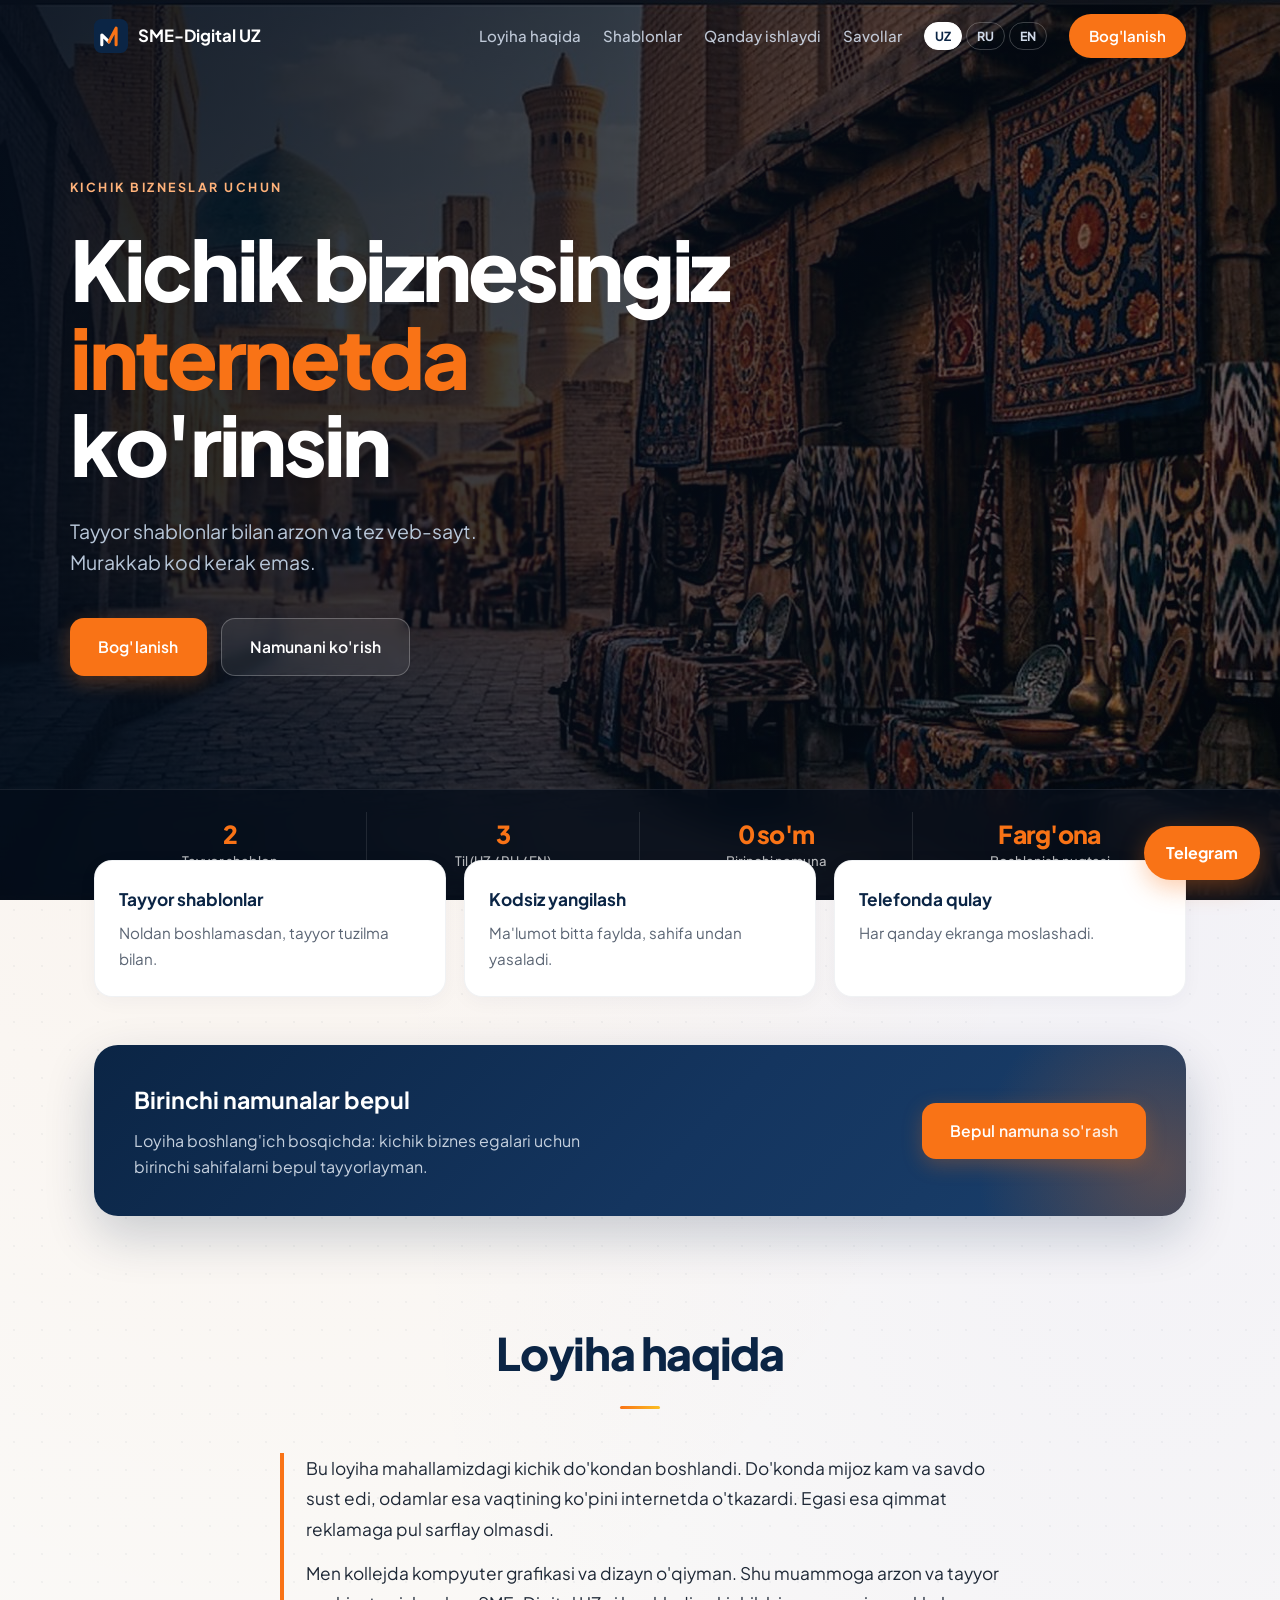
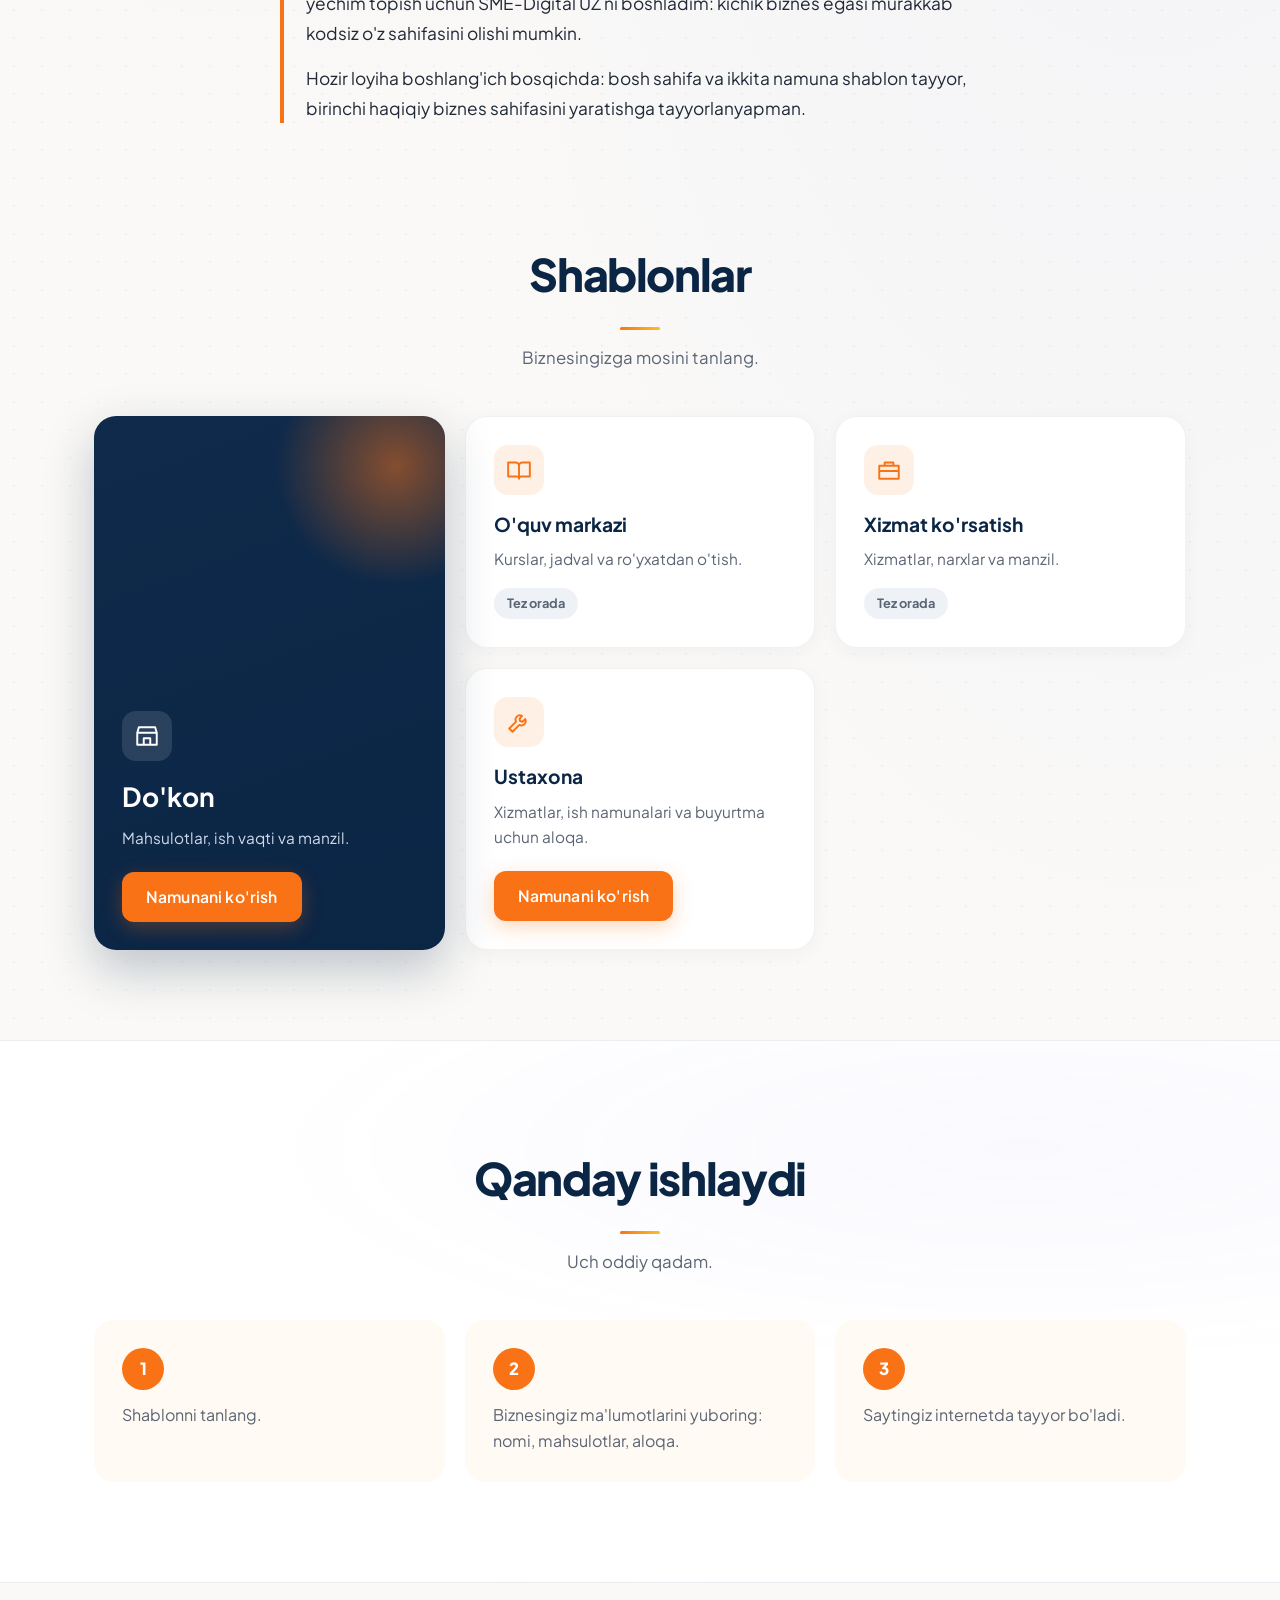
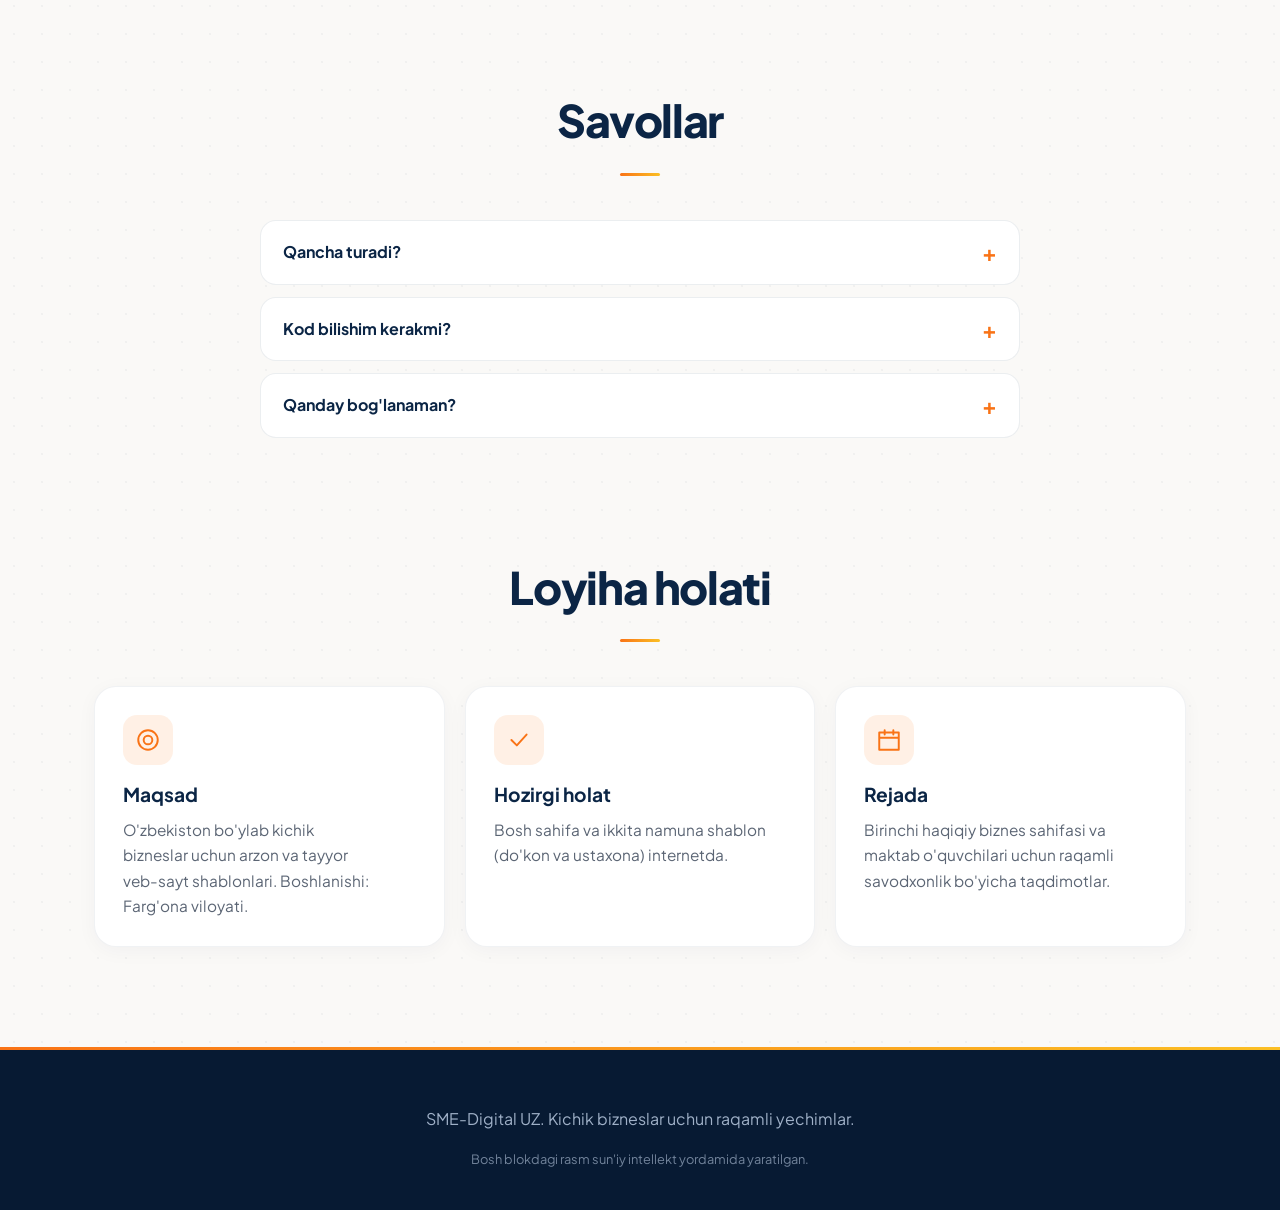
<file: index.html>
<!DOCTYPE html>
<html lang="uz">
<head>
  <meta charset="UTF-8">
  <meta name="viewport" content="width=device-width, initial-scale=1">
  <meta name="theme-color" content="#0b2545">
  <title>SME-Digital UZ</title>
  <meta name="description" content="SME-Digital UZ: kichik bizneslar uchun tayyor va arzon veb-sayt shablonlari.">
  <meta property="og:title" content="SME-Digital UZ">
  <meta property="og:description" content="Kichik bizneslar uchun tayyor va arzon veb-sayt shablonlari.">
  <meta property="og:type" content="website">
  <link rel="icon" type="image/svg+xml" href="logo-icon.svg">
  <link rel="preconnect" href="https://fonts.googleapis.com">
  <link rel="preconnect" href="https://fonts.gstatic.com" crossorigin>
  <link href="https://fonts.googleapis.com/css2?family=Plus+Jakarta+Sans:wght@400;600;700;800&display=swap" rel="stylesheet">
  <link rel="stylesheet" href="styles.css">
  <script>document.documentElement.classList.add('js')</script>
</head>
<body>
  <nav class="nav">
    <div class="wrap">
      <a class="brand" href="#top"><img src="logo-icon.svg" alt="" width="34" height="34"><span>SME-Digital UZ</span></a>
      <div class="menu">
        <a href="#haqida" data-i18n="nav_about">Loyiha haqida</a>
        <a href="#shablonlar" data-i18n="nav_templates">Shablonlar</a>
        <a href="#qanday" data-i18n="nav_how">Qanday ishlaydi</a>
        <a href="#savollar" data-i18n="nav_faq">Savollar</a>
        <div class="lang" role="group" aria-label="Til">
          <button type="button" data-lang="uz">UZ</button>
          <button type="button" data-lang="ru">RU</button>
          <button type="button" data-lang="en">EN</button>
        </div>
        <a class="pill" href="https://t.me/sotvoldiyev_abduhalim" data-i18n="nav_contact">Bog'lanish</a>
      </div>
    </div>
  </nav>

  <header class="hero" id="top">
    <div class="wrap hero-inner">
      <div class="hero-content">
        <span class="tag" data-i18n="tag">KICHIK BIZNESLAR UCHUN</span>
        <h1 data-i18n-html="h1">
          Kichik biznesingiz<br>
          <span>internetda</span> ko'rinsin
        </h1>
        <p data-i18n="hero_p">
          Tayyor shablonlar bilan arzon va tez veb-sayt.<br>
          Murakkab kod kerak emas.
        </p>
        <div class="cta">
          <a class="btn btn-primary" href="https://t.me/sotvoldiyev_abduhalim" data-i18n="nav_contact">Bog'lanish</a>
          <a class="btn btn-ghost" href="dokon.html" data-i18n="sample">Namunani ko'rish</a>
        </div>
      </div>
    </div>

    <div class="trust">
      <div class="wrap trust-inner">
        <div class="trust-item">
          <strong>2</strong>
          <span data-i18n="trust_1">Tayyor shablon</span>
        </div>
        <div class="trust-item">
          <strong>3</strong>
          <span data-i18n="trust_2">Til (UZ / RU / EN)</span>
        </div>
        <div class="trust-item">
          <strong>0 so'm</strong>
          <span data-i18n="trust_3">Birinchi namuna</span>
        </div>
        <div class="trust-item">
          <strong>Farg'ona</strong>
          <span data-i18n="trust_4">Boshlanish nuqtasi</span>
        </div>
      </div>
    </div>
  </header>

  <main>
    <div class="wrap">
      <div class="feats reveal">
        <div class="feat">
          <b data-i18n="f1_h">Tayyor shablonlar</b>
          <span data-i18n="f1_p">Noldan boshlamasdan, tayyor tuzilma bilan.</span>
        </div>
        <div class="feat">
          <b data-i18n="f2_h">Kodsiz yangilash</b>
          <span data-i18n="f2_p">Ma'lumot bitta faylda, sahifa undan yasaladi.</span>
        </div>
        <div class="feat">
          <b data-i18n="f3_h">Telefonda qulay</b>
          <span data-i18n="f3_p">Har qanday ekranga moslashadi.</span>
        </div>
      </div>

      <div class="offer reveal">
        <div>
          <h3 data-i18n="offer_h">Birinchi namunalar bepul</h3>
          <p data-i18n="offer_p">Loyiha boshlang'ich bosqichda: kichik biznes egalari uchun birinchi sahifalarni bepul tayyorlayman.</p>
        </div>
        <a class="btn btn-primary" href="https://t.me/sotvoldiyev_abduhalim" data-i18n="offer_btn">Bepul namuna so'rash</a>
      </div>
    </div>

    <section id="haqida">
      <div class="wrap">
        <div class="head reveal"><h2 data-i18n="about_h">Loyiha haqida</h2></div>
        <div class="about reveal">
          <p data-i18n="about_1">Bu loyiha mahallamizdagi kichik do'kondan boshlandi. Do'konda mijoz kam va savdo sust edi, odamlar esa vaqtining ko'pini internetda o'tkazardi. Egasi esa qimmat reklamaga pul sarflay olmasdi.</p>
          <p data-i18n="about_2">Men kollejda kompyuter grafikasi va dizayn o'qiyman. Shu muammoga arzon va tayyor yechim topish uchun SME-Digital UZ ni boshladim: kichik biznes egasi murakkab kodsiz o'z sahifasini olishi mumkin.</p>
          <p data-i18n="about_3">Hozir loyiha boshlang'ich bosqichda: bosh sahifa va ikkita namuna shablon tayyor, birinchi haqiqiy biznes sahifasini yaratishga tayyorlanyapman.</p>
        </div>
      </div>
    </section>

    <section id="shablonlar">
      <div class="wrap">
        <div class="head reveal"><h2 data-i18n="tpl_h">Shablonlar</h2><p data-i18n="tpl_p">Biznesingizga mosini tanlang.</p></div>
        <div class="bento">
          <div class="tile big reveal">
            <div class="ic" aria-hidden="true"><svg viewBox="0 0 24 24"><path d="M3 9l1.5-5h15L21 9M3 9h18M3 9v11h18V9M9 20v-6h6v6"/></svg></div>
            <h3 data-i18n="shop_h">Do'kon</h3>
            <p data-i18n="shop_p">Mahsulotlar, ish vaqti va manzil.</p>
            <a class="btn btn-primary" href="dokon.html" data-i18n="sample">Namunani ko'rish</a>
          </div>
          <div class="tile reveal">
            <div class="ic" aria-hidden="true"><svg viewBox="0 0 24 24"><path d="M2 5h7a3 3 0 0 1 3 3v12a2 2 0 0 0-2-2H2zM22 5h-7a3 3 0 0 0-3 3v12a2 2 0 0 1 2-2h8z"/></svg></div>
            <h3 data-i18n="edu_h">O'quv markazi</h3>
            <p data-i18n="edu_p">Kurslar, jadval va ro'yxatdan o'tish.</p>
            <span class="badge" data-i18n="soon">Tez orada</span>
          </div>
          <div class="tile reveal">
            <div class="ic" aria-hidden="true"><svg viewBox="0 0 24 24"><path d="M3 8h18v12H3zM8 8V5h8v3M3 13h18"/></svg></div>
            <h3 data-i18n="svc_h">Xizmat ko'rsatish</h3>
            <p data-i18n="svc_p">Xizmatlar, narxlar va manzil.</p>
            <span class="badge" data-i18n="soon">Tez orada</span>
          </div>
          <div class="tile reveal">
            <div class="ic" aria-hidden="true"><svg viewBox="0 0 24 24"><path d="M14.7 6.3a4 4 0 0 0-5.4 5.4L3 18l3 3 6.3-6.3a4 4 0 0 0 5.4-5.4l-2.5 2.5-2.1-.6-.6-2.1z"/></svg></div>
            <h3 data-i18n="wk_h">Ustaxona</h3>
            <p data-i18n="wk_p">Xizmatlar, ish namunalari va buyurtma uchun aloqa.</p>
            <a class="btn btn-primary" href="dokon.html?biznes=ustaxona" data-i18n="sample">Namunani ko'rish</a>
          </div>
        </div>
      </div>
    </section>

    <section id="qanday">
      <div class="wrap">
        <div class="head reveal"><h2 data-i18n="how_h">Qanday ishlaydi</h2><p data-i18n="how_p">Uch oddiy qadam.</p></div>
        <div class="steps">
          <div class="step reveal"><span class="num">1</span><p data-i18n="step1">Shablonni tanlang.</p></div>
          <div class="step reveal"><span class="num">2</span><p data-i18n="step2">Biznesingiz ma'lumotlarini yuboring: nomi, mahsulotlar, aloqa.</p></div>
          <div class="step reveal"><span class="num">3</span><p data-i18n="step3">Saytingiz internetda tayyor bo'ladi.</p></div>
        </div>
      </div>
    </section>

    <section id="savollar">
      <div class="wrap">
        <div class="head reveal"><h2 data-i18n="faq_h">Savollar</h2></div>
        <div class="faq reveal">
          <details><summary data-i18n="q1">Qancha turadi?</summary><p data-i18n="a1">Loyiha boshlang'ich bosqichda. Birinchi namunalar bepul tayyorlanmoqda, narxlar keyinroq e'lon qilinadi.</p></details>
          <details><summary data-i18n="q2">Kod bilishim kerakmi?</summary><p data-i18n="a2">Yo'q. Biznes ma'lumotlari (nomi, mahsulotlar, aloqa) bitta oddiy faylda turadi, sahifa shundan o'zi yasaladi.</p></details>
          <details><summary data-i18n="q3">Qanday bog'lanaman?</summary><p data-i18n="a3">Telegram orqali yozing, tugma sahifaning tepasida va pastki burchagida.</p></details>
        </div>
      </div>
    </section>

    <section id="natija">
      <div class="wrap">
        <div class="head reveal"><h2 data-i18n="nat_h">Loyiha holati</h2></div>
        <div class="bento">
          <div class="tile reveal">
            <div class="ic" aria-hidden="true"><svg viewBox="0 0 24 24"><circle cx="12" cy="12" r="9"/><circle cx="12" cy="12" r="4"/></svg></div>
            <h3 data-i18n="nat1_h">Maqsad</h3>
            <p data-i18n="nat1_p">O'zbekiston bo'ylab kichik bizneslar uchun arzon va tayyor veb-sayt shablonlari. Boshlanishi: Farg'ona viloyati.</p>
          </div>
          <div class="tile reveal">
            <div class="ic" aria-hidden="true"><svg viewBox="0 0 24 24"><path d="M5 12l5 5 9-10"/></svg></div>
            <h3 data-i18n="nat2_h">Hozirgi holat</h3>
            <p data-i18n="nat2_p">Bosh sahifa va ikkita namuna shablon (do'kon va ustaxona) internetda.</p>
          </div>
          <div class="tile reveal">
            <div class="ic" aria-hidden="true"><svg viewBox="0 0 24 24"><path d="M3 5h18v16H3zM3 10h18M8 3v4M16 3v4"/></svg></div>
            <h3 data-i18n="nat3_h">Rejada</h3>
            <p data-i18n="nat3_p">Birinchi haqiqiy biznes sahifasi va maktab o'quvchilari uchun raqamli savodxonlik bo'yicha taqdimotlar.</p>
          </div>
        </div>
      </div>
    </section>
  </main>

  <footer>
    <p data-i18n="footer">SME-Digital UZ. Kichik bizneslar uchun raqamli yechimlar.</p>
    <p class="small" data-i18n="foot_note">Bosh blokdagi rasm sun'iy intellekt yordamida yaratilgan.</p>
  </footer>

  <a class="float" href="https://t.me/sotvoldiyev_abduhalim" aria-label="Telegram">Telegram</a>

  <script>
    var items = document.querySelectorAll('.reveal');
    if ('IntersectionObserver' in window) {
      var io = new IntersectionObserver(function (entries) {
        entries.forEach(function (e) {
          if (e.isIntersecting) { e.target.classList.add('in'); io.unobserve(e.target); }
        });
      }, { threshold: 0.12 });
      items.forEach(function (el) { io.observe(el); });
    } else {
      items.forEach(function (el) { el.classList.add('in'); });
    }
    window.addEventListener('scroll', function () {
      document.querySelector('.nav').classList.toggle('scrolled', window.scrollY > 20);
    }, { passive: true });
  </script>
  <script src="lang.js"></script>
</body>
</html>
</file>
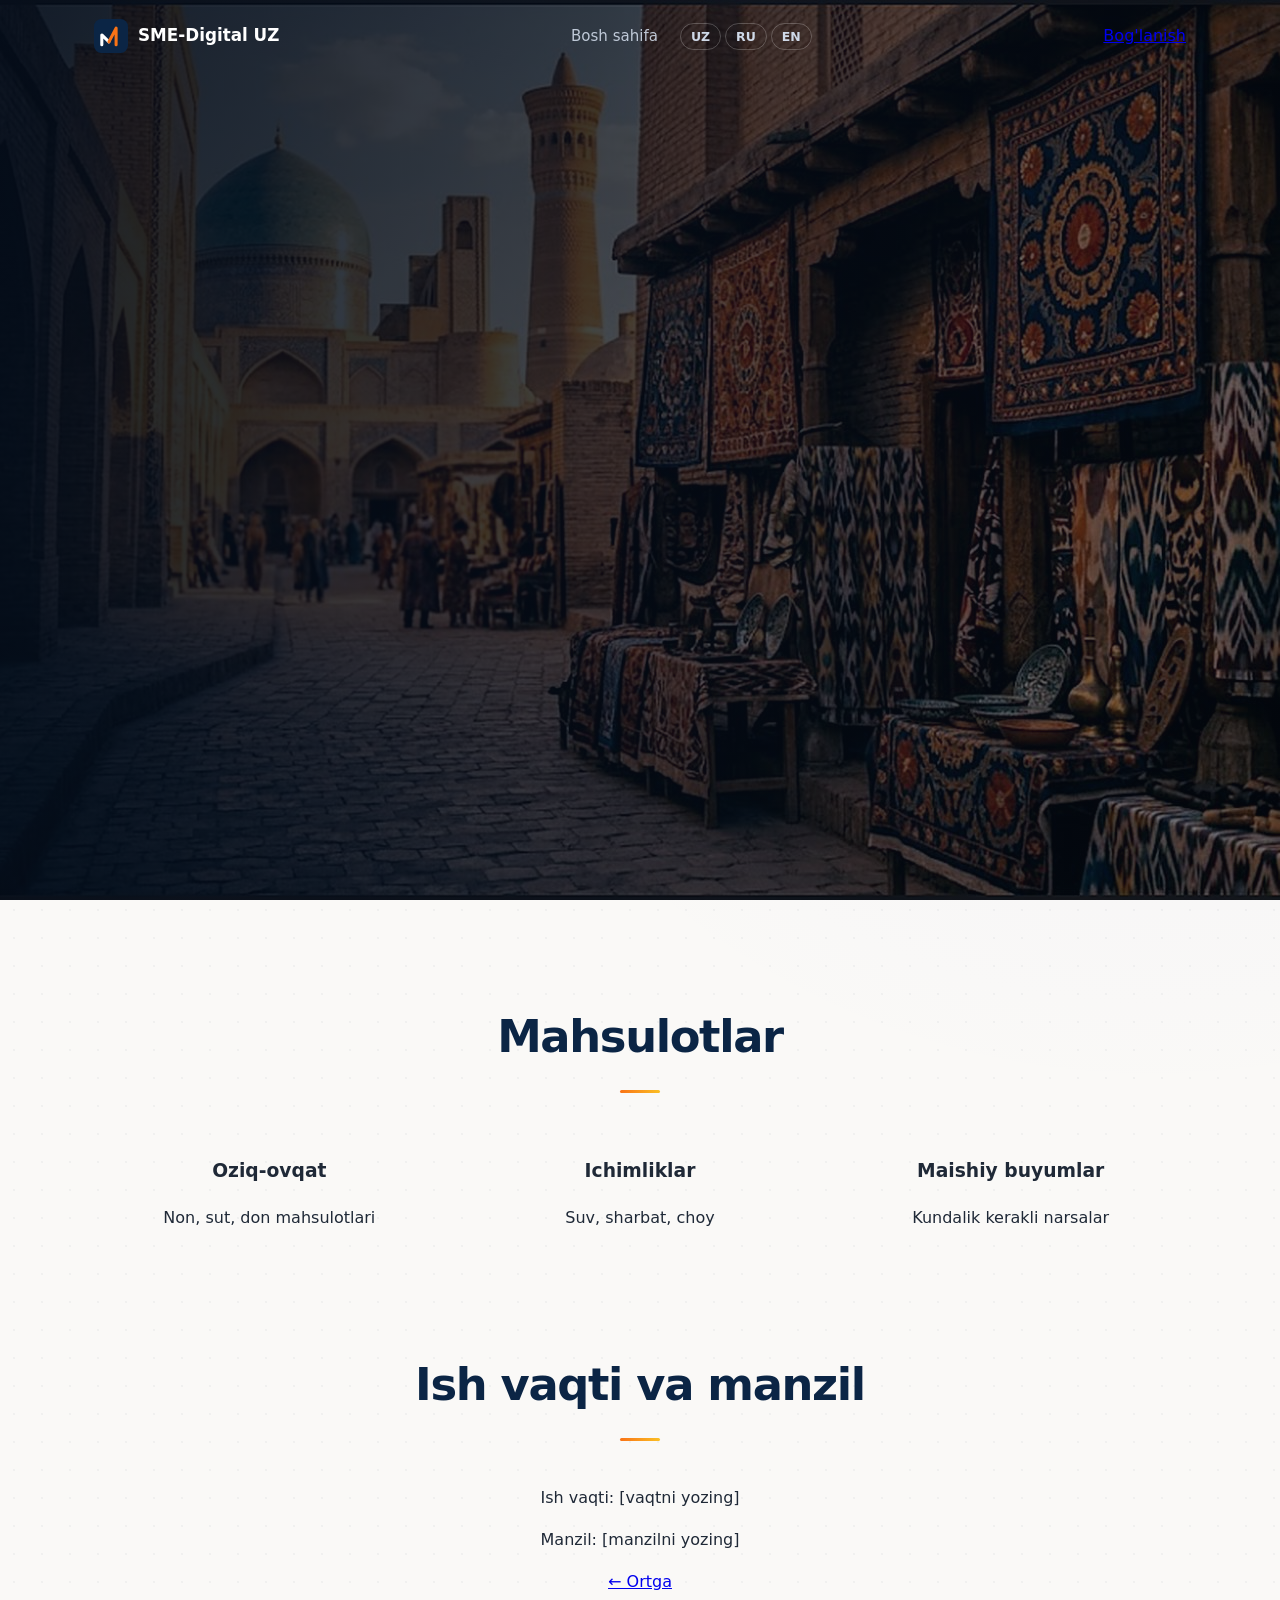
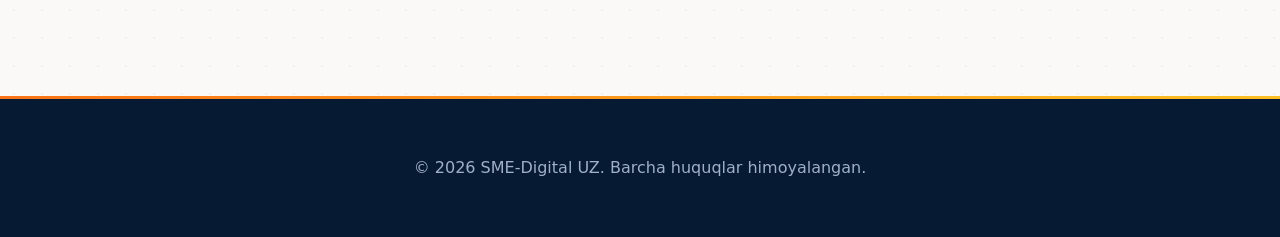
<file: dokon.html>
<!DOCTYPE html>
<html lang="uz">
<head>
  <meta charset="UTF-8">
  <meta name="viewport" content="width=device-width, initial-scale=1">
  <meta name="theme-color" content="#0b2545">
  <title>Do'kon</title>
  <meta name="description" content="Do'kon uchun namuna sahifa. SME-Digital UZ shablonlaridan biri.">
  <link rel="icon" type="image/svg+xml" href="logo-icon.svg">
  <link rel="stylesheet" href="styles.css">
</head>
<body>
  <nav class="nav">
    <div class="wrap">
      <a class="brand" href="index.html"><img src="logo-icon.svg" alt="" width="34" height="34"><span>SME-Digital UZ</span></a>
      <div class="menu">
        <a id="navHome" href="index.html">Bosh sahifa</a>
       <div class="lang" role="group" aria-label="Til">
  <button type="button" data-lang="uz" onclick="setLanguage('uz')">UZ</button>
  <button type="button" data-lang="ru" onclick="setLanguage('ru')">RU</button>
  <button type="button" data-lang="en" onclick="setLanguage('en')">EN</button>
</div>
        </div>
        <a class="pill" id="aloqa" href="#">Bog'lanish</a>
      </div>
    </div>
  </nav>

  <header class="hero">
    <div class="wrap">
      <span class="tag" id="tag"></span>
      <h1 id="nom"></h1>
      <p id="tavsif"></p>
    </div>
  </header>

  <main>
    <section>
      <div class="wrap">
        <div class="head"><h2 id="bolim"></h2></div>
        <div class="grid" id="mahsulotlar"></div>
      </div>
    </section>

    <section>
      <div class="wrap">
        <div class="head"><h2 id="ishH"></h2></div>
        <div class="info">
          <div><p id="ishVaqti"></p></div>
          <div><p id="manzil"></p></div>
        </div>
        <p><a class="back" id="back" href="index.html"></a></p>
      </div>
    </section>
  </main>

  <footer>
    <p id="footer"></p>
  </footer>

  <script src="data.js"></script>
  <script src="dokon.js"></script>
</body>
</html>
</file>
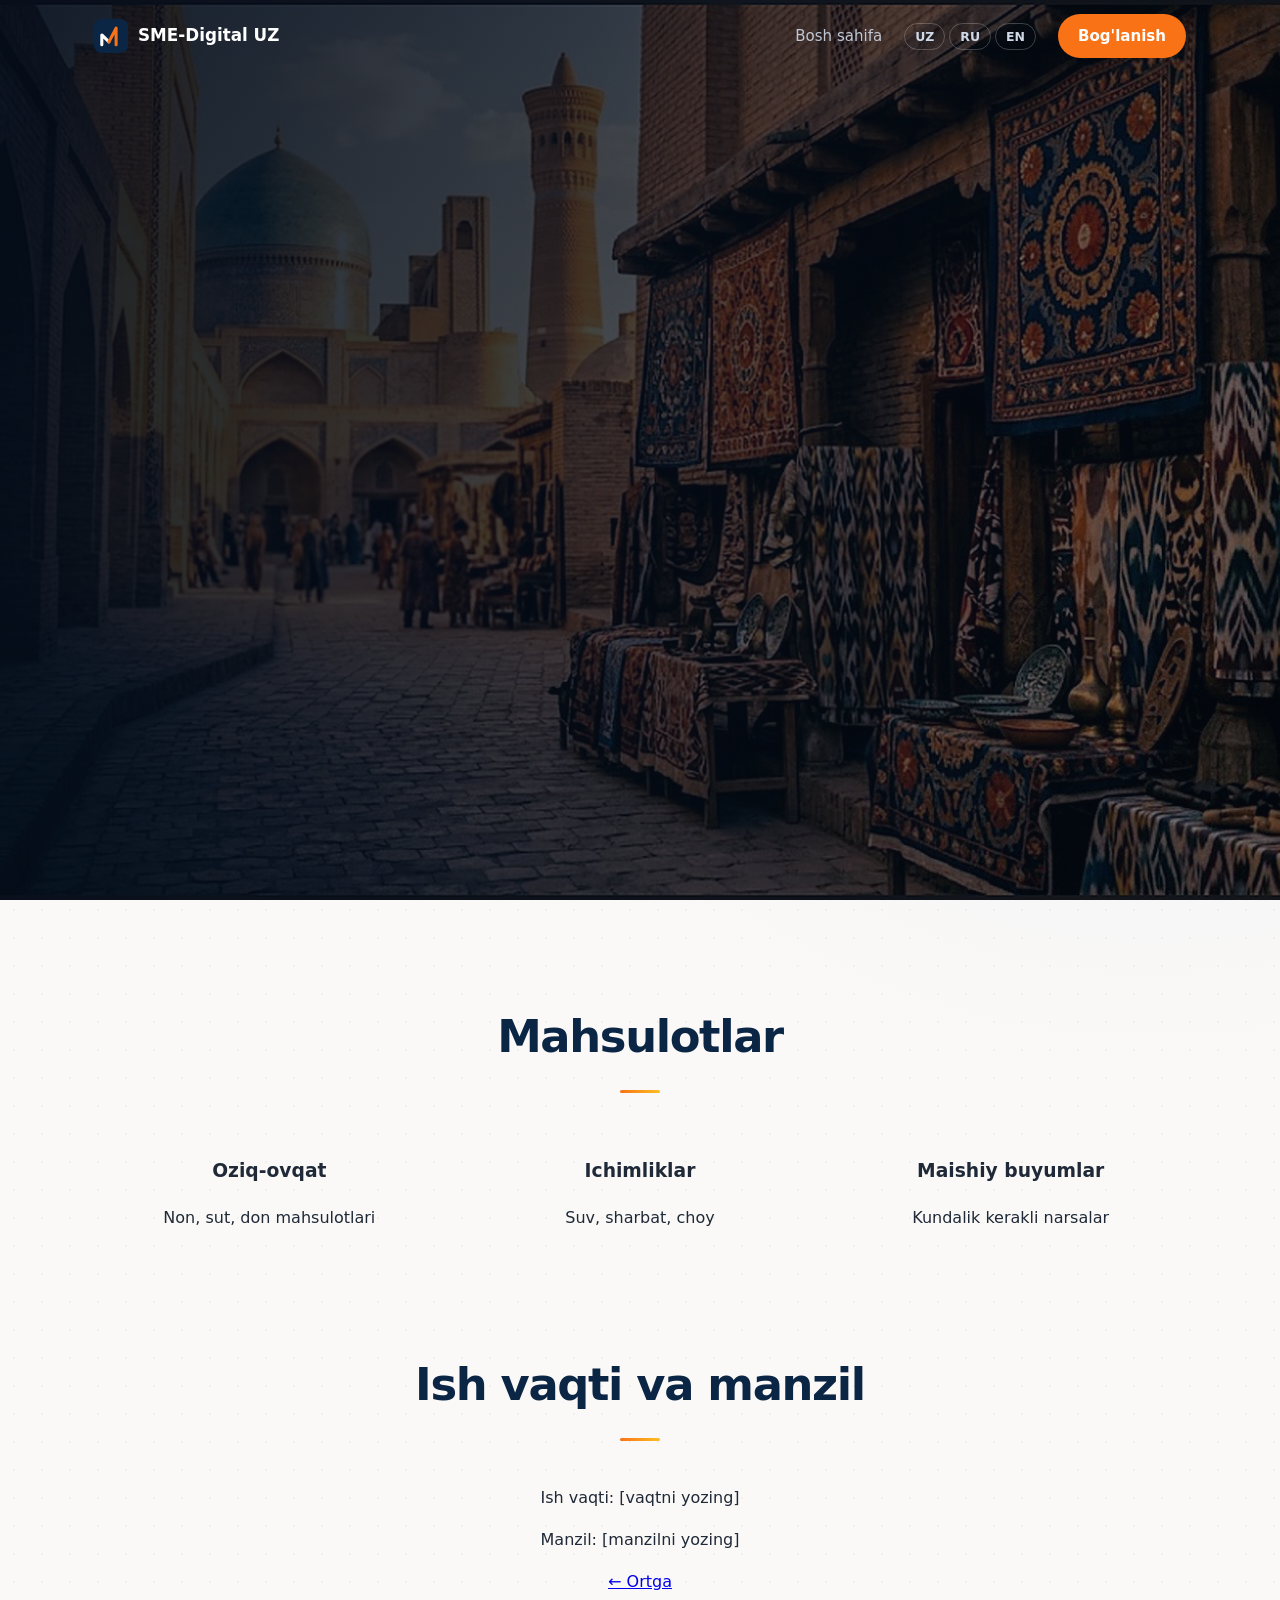
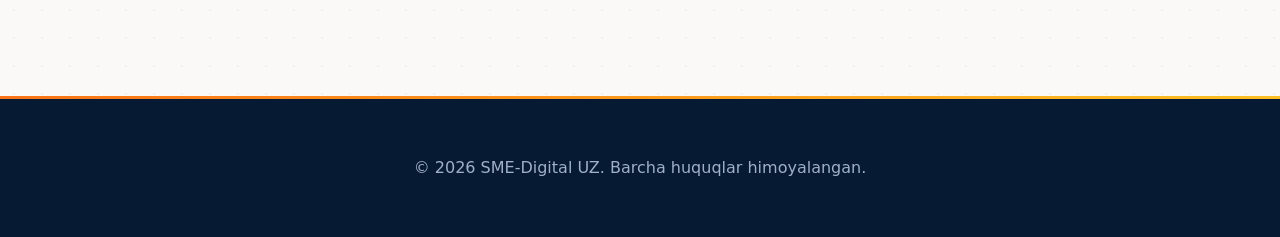
<file: lfh;udhv[u[]udufo9-7tdw 0dup7=7097=du]of89 [fu0du]s88oudnjfdf dhfitdo diuydiudpys diyfouufiyiuuen ifuiguiy fjfhfjjggh  fikohfjjfgfjukibgh gkjfyhfkifjf.html>
<!DOCTYPE html>
<html lang="uz">
<head>
  <meta charset="UTF-8">
  <meta name="viewport" content="width=device-width, initial-scale=1">
  <meta name="theme-color" content="#0b2545">
  <title>Do'kon</title>
  <meta name="description" content="Do'kon uchun namuna sahifa. SME-Digital UZ shablonlaridan biri.">
  <link rel="icon" type="image/svg+xml" href="logo-icon.svg">
  <link rel="stylesheet" href="styles.css">
</head>
<body>
  <nav class="nav">
    <div class="wrap">
      <a class="brand" href="index.html"><img src="logo-icon.svg" alt="" width="34" height="34"><span>SME-Digital UZ</span></a>
      <div class="menu">
        <a id="navHome" href="index.html">Bosh sahifa</a>
        <div class="lang" role="group" aria-label="Til">
          <button type="button" data-lang="uz">UZ</button>
          <button type="button" data-lang="ru">RU</button>
          <button type="button" data-lang="en">EN</button>
        </div>
        <a class="pill" id="aloqa" href="#">Bog'lanish</a>
      </div>
    </div>
  </nav>

  <header class="hero">
    <div class="wrap">
      <span class="tag" id="tag"></span>
      <h1 id="nom"></h1>
      <p id="tavsif"></p>
    </div>
  </header>

  <main>
    <section>
      <div class="wrap">
        <div class="head"><h2 id="bolim"></h2></div>
        <div class="grid" id="mahsulotlar"></div>
      </div>
    </section>

    <section>
      <div class="wrap">
        <div class="head"><h2 id="ishH"></h2></div>
        <div class="info">
          <div><p id="ishVaqti"></p></div>
          <div><p id="manzil"></p></div>
        </div>
        <p><a class="back" id="back" href="index.html"></a></p>
      </div>
    </section>
  </main>

  <footer>
    <p id="footer"></p>
  </footer>

  <script src="data.js"></script>
  <script src="dokon.js"></script>
</body>
</html>
</file>
<file: styles.css>
:root {
  --navy: #0b2545;
  --ink: #071a33;
  --orange: #f97316;
  --orange-dark: #ea580c;
  --cream: #fffaf3;
  --text: #1f2937;
  --muted: #5b6574;
  --line: rgba(11, 37, 69, 0.08);
  --shadow-sm: 0 4px 20px rgba(11, 37, 69, 0.04);
  --shadow-md: 0 12px 32px rgba(11, 37, 69, 0.08);
  --shadow-lg: 0 20px 50px rgba(11, 37, 69, 0.12);
}

* { box-sizing: border-box; }

html {
  scroll-behavior: smooth;
  scroll-padding-top: 80px;
}

body {
  margin: 0;
  font-family: "Plus Jakarta Sans", "Segoe UI", system-ui, -apple-system, Roboto, Arial, sans-serif;
  color: var(--text);
  line-height: 1.65;
  text-align: center;
  -webkit-font-smoothing: antialiased;
  background:
    radial-gradient(ellipse 80% 50% at 20% -10%, rgba(249, 115, 22, 0.08), transparent),
    radial-gradient(ellipse 60% 40% at 90% 20%, rgba(99, 102, 241, 0.05), transparent),
    radial-gradient(rgba(11, 37, 69, 0.04) 1px, transparent 1px) 0 0 / 28px 28px,
    #faf9f7;
}

img { max-width: 100%; }
h1, h2, h3 { text-wrap: balance; }
h1, h2 { font-weight: 800; letter-spacing: -0.03em; }
p { text-wrap: pretty; }

::selection {
  background: var(--orange);
  color: #fff;
}

.wrap {
  max-width: 1140px;
  margin: 0 auto;
  padding: 0 24px;
}

a:focus-visible,
summary:focus-visible,
button:focus-visible {
  outline: 3px solid #f59e0b;
  outline-offset: 3px;
}

/* Progress bar */
@supports (animation-timeline: scroll()) {
  body::before {
    content: "";
    position: fixed;
    top: 0;
    left: 0;
    width: 100%;
    height: 3px;
    background: linear-gradient(90deg, var(--orange), #fbbf24);
    transform-origin: 0 50%;
    transform: scaleX(0);
    z-index: 50;
    animation: grow linear both;
    animation-timeline: scroll();
  }
  @keyframes grow { to { transform: scaleX(1); } }
}

/* ========== NAV ========== */
.nav {
  position: absolute;
  top: 0;
  left: 0;
  right: 0;
  z-index: 30;
  background: transparent;
  border-bottom: none;
  transition: background 0.3s ease, box-shadow 0.3s ease;
}

.nav .wrap {
  display: flex;
  align-items: center;
  justify-content: space-between;
  height: 72px;
  transition: height 0.25s;
}

.nav.scrolled {
  position: fixed;
  background: rgba(5, 13, 26, 0.9);
  backdrop-filter: blur(16px);
  -webkit-backdrop-filter: blur(16px);
  border-bottom: 1px solid rgba(255, 255, 255, 0.06);
  box-shadow: 0 4px 30px rgba(0, 0, 0, 0.18);
}

.nav.scrolled .wrap {
  height: 60px;
}

.brand {
  display: flex;
  align-items: center;
  gap: 10px;
  color: #fff;
  font-weight: 700;
  text-decoration: none;
  font-size: 1.05rem;
}

.brand img {
  width: 34px;
  height: 34px;
}

.menu {
  display: flex;
  align-items: center;
  gap: 22px;
}

.menu a {
  color: #cfd9e8;
  text-decoration: none;
  font-weight: 500;
  font-size: 0.94rem;
  opacity: 0.9;
  transition: opacity 0.2s, color 0.2s;
}

.menu a:hover {
  color: #fff;
  opacity: 1;
}

.menu .pill {
  background: var(--orange);
  color: #fff;
  padding: 10px 20px;
  border-radius: 999px;
  font-weight: 600;
  opacity: 1;
}

.menu .pill:hover {
  background: var(--orange-dark);
  color: #fff;
}

.lang {
  display: flex;
  gap: 4px;
}

.lang button {
  background: transparent;
  border: 1px solid rgba(255, 255, 255, 0.22);
  color: #cfd9e8;
  padding: 5px 10px;
  border-radius: 999px;
  font-weight: 700;
  font-size: 0.78rem;
  cursor: pointer;
  font-family: inherit;
  transition: all 0.2s;
}

.lang button:hover {
  color: #fff;
  border-color: rgba(255, 255, 255, 0.4);
}

.lang button.on {
  background: #fff;
  color: var(--navy);
  border-color: #fff;
}

/* ========== HERO ========== */
.hero {
  position: relative;
  min-height: 100vh;
  display: flex;
  flex-direction: column;
  justify-content: space-between;
  color: #fff;
  background: #050d1a;
  overflow: hidden;
}

.hero::before {
  content: "";
  position: absolute;
  inset: 0;
  background:
    linear-gradient(105deg,
      rgba(5, 13, 26, 0.92) 0%,
      rgba(5, 13, 26, 0.78) 40%,
      rgba(5, 13, 26, 0.45) 100%),
    url("hero2.jpg") center right / cover no-repeat;
  z-index: 0;
}

.hero-inner {
  position: relative;
  z-index: 2;
  width: 100%;
  padding: 120px 0 60px;
  flex: 1;
  display: flex;
  align-items: center;
}

.hero-content {
  max-width: 720px;
  text-align: left;
}

.hero .tag {
  display: inline-block;
  font-size: 0.78rem;
  font-weight: 700;
  letter-spacing: 0.2em;
  text-transform: uppercase;
  color: #ffb27a;
  margin-bottom: 28px;
  padding: 0;
  border: none;
}

.hero h1 {
  margin: 0;
  font-size: clamp(3.1rem, 7.2vw, 5.2rem);
  line-height: 1.05;
  letter-spacing: -0.04em;
  font-weight: 800;
  color: #fff;
}

.hero h1 span {
  color: #f97316;
}

.hero p {
  margin: 28px 0 0;
  font-size: 1.22rem;
  line-height: 1.6;
  color: #b8c7d9;
  max-width: 480px;
}

.hero .cta {
  margin-top: 40px;
  display: flex;
  gap: 14px;
  flex-wrap: wrap;
  justify-content: flex-start;
}

/* ========== TRUST (hero pastida) ========== */
.trust {
  position: relative;
  z-index: 3;
  padding: 22px 0;
  background: rgba(5, 13, 26, 0.72);
  backdrop-filter: blur(14px);
  -webkit-backdrop-filter: blur(14px);
  border-top: 1px solid rgba(255, 255, 255, 0.08);
}

.trust-inner {
  display: grid;
  grid-template-columns: repeat(4, 1fr);
  gap: 0;
  align-items: center;
}

.trust-item {
  text-align: center;
  padding: 8px 16px;
  border-right: 1px solid rgba(255, 255, 255, 0.1);
}

.trust-item:last-child {
  border-right: none;
}

.trust-item strong {
  display: block;
  font-size: 1.55rem;
  font-weight: 800;
  color: #f97316;
  letter-spacing: -0.03em;
  margin-bottom: 4px;
  line-height: 1.15;
}

.trust-item span {
  display: block;
  font-size: 0.82rem;
  color: rgba(255, 255, 255, 0.7);
  font-weight: 500;
  line-height: 1.35;
}

/* ========== BUTTONS ========== */
.btn {
  display: inline-flex;
  align-items: center;
  justify-content: center;
  gap: 8px;
  padding: 15px 28px;
  border-radius: 14px;
  font-weight: 600;
  font-size: 0.98rem;
  text-decoration: none;
  transition: all 0.25s cubic-bezier(0.4, 0, 0.2, 1);
  letter-spacing: 0.01em;
}

.btn-primary {
  background: var(--orange);
  color: #fff;
  box-shadow: 0 6px 20px rgba(249, 115, 22, 0.28);
}

.btn-primary:hover {
  background: var(--orange-dark);
  transform: translateY(-3px);
  box-shadow: 0 12px 28px rgba(249, 115, 22, 0.4);
}

.btn-ghost {
  background: rgba(255, 255, 255, 0.08);
  color: #fff;
  border: 1.5px solid rgba(255, 255, 255, 0.25);
  backdrop-filter: blur(6px);
}

.btn-ghost:hover {
  background: rgba(255, 255, 255, 0.15);
  border-color: rgba(255, 255, 255, 0.45);
  transform: translateY(-2px);
}

/* ========== SECTIONS ========== */
section {
  position: relative;
  padding: 100px 0 0;
}

.head {
  margin-bottom: 44px;
}

.head h2 {
  margin: 0;
  font-size: clamp(2rem, 4.2vw, 2.8rem);
  color: var(--navy);
  letter-spacing: -0.03em;
}

.head h2::after {
  content: "";
  display: block;
  width: 40px;
  height: 3px;
  margin: 16px auto 0;
  border-radius: 3px;
  background: linear-gradient(90deg, var(--orange), #fbbf24);
}

.head p {
  margin: 14px 0 0;
  color: var(--muted);
  font-size: 1.05rem;
}

/* ========== FEATURES ========== */
.feats {
  display: grid;
  gap: 18px;
  grid-template-columns: 1fr;
  margin-top: -40px;
  position: relative;
  z-index: 5;
}

.feat {
  background: #fff;
  border: 1px solid rgba(11, 37, 69, 0.06);
  border-radius: 18px;
  padding: 24px;
  text-align: left;
  box-shadow: var(--shadow-sm);
  transition: all 0.3s ease;
}

.feat:hover {
  transform: translateY(-4px);
  box-shadow: var(--shadow-md);
}

.feat b {
  display: block;
  color: var(--navy);
  font-size: 1.08rem;
  margin-bottom: 6px;
}

.feat span {
  color: var(--muted);
  font-size: 0.95rem;
}

/* Offer */
.offer {
  margin-top: 48px;
  display: flex;
  flex-wrap: wrap;
  gap: 24px;
  align-items: center;
  justify-content: space-between;
  text-align: left;
  padding: 36px 40px;
  border-radius: 24px;
  color: #fff;
  background: linear-gradient(135deg, #0b2545 0%, #14355f 55%, #1a3f6b 100%);
  box-shadow: 0 20px 50px rgba(11, 37, 69, 0.2);
  position: relative;
  overflow: hidden;
}

.offer::before {
  content: "";
  position: absolute;
  top: -40%;
  right: -15%;
  width: 380px;
  height: 380px;
  background: radial-gradient(circle, rgba(249, 115, 22, 0.28) 0%, transparent 68%);
  pointer-events: none;
}

.offer h3 {
  margin: 0 0 8px;
  font-size: 1.45rem;
  position: relative;
  z-index: 1;
}

.offer p {
  margin: 0;
  color: #c5d0de;
  max-width: 480px;
  position: relative;
  z-index: 1;
}

/* About */
.about {
  max-width: 720px;
  margin: 0 auto;
  text-align: left;
  font-size: 1.08rem;
  line-height: 1.75;
  border-left: 4px solid var(--orange);
  padding-left: 22px;
}

.about p {
  margin: 0 0 14px;
  color: var(--text);
}

/* ========== CARDS / TILES ========== */
.bento,
.steps,
.grid {
  display: grid;
  gap: 20px;
  grid-template-columns: 1fr;
}

.tile,
.card {
  background: #fff;
  border: 1px solid rgba(11, 37, 69, 0.06);
  border-radius: 22px;
  padding: 28px;
  display: flex;
  flex-direction: column;
  align-items: flex-start;
  text-align: left;
  box-shadow: var(--shadow-sm);
  transition: all 0.35s cubic-bezier(0.4, 0, 0.2, 1);
}

.tile:hover,
.card:hover {
  transform: translateY(-8px);
  box-shadow: var(--shadow-lg);
  border-color: rgba(249, 115, 22, 0.18);
}

.ic {
  width: 50px;
  height: 50px;
  border-radius: 14px;
  display: grid;
  place-items: center;
  background: rgba(249, 115, 22, 0.11);
  color: var(--orange);
  font-size: 0;
}

.ic svg {
  width: 26px;
  height: 26px;
  fill: none;
  stroke: currentColor;
  stroke-width: 1.8;
  stroke-linecap: round;
  stroke-linejoin: round;
}

.tile h3,
.card h3 {
  margin: 14px 0 6px;
  color: var(--navy);
  font-size: 1.2rem;
}

.tile p,
.card p {
  margin: 0;
  color: var(--muted);
  font-size: 0.96rem;
}

.tile.big {
  position: relative;
  overflow: hidden;
  justify-content: flex-end;
  min-height: 280px;
  background: linear-gradient(160deg, #0f2a4a 0%, #0b2545 100%);
  border: none;
  box-shadow: 0 20px 50px rgba(11, 37, 69, 0.25);
}

.tile.big::after {
  content: "";
  position: absolute;
  right: -70px;
  top: -70px;
  width: 240px;
  height: 240px;
  border-radius: 50%;
  background: radial-gradient(closest-side, rgba(249, 115, 22, 0.5), transparent);
  pointer-events: none;
}

.tile.big:hover {
  transform: translateY(-8px);
  box-shadow: 0 28px 60px rgba(11, 37, 69, 0.35);
}

.tile.big .ic {
  background: rgba(255, 255, 255, 0.12);
  color: #fff;
}

.tile.big h3 {
  color: #fff;
  font-size: 1.65rem;
}

.tile.big p {
  color: #cfd9e8;
}

.badge {
  margin-top: 16px;
  padding: 5px 13px;
  border-radius: 999px;
  background: #eef2f7;
  color: var(--muted);
  font-size: 0.8rem;
  font-weight: 700;
}

.tile .btn {
  margin-top: 22px;
  padding: 12px 24px;
  border-radius: 12px;
}

/* ========== STEPS ========== */
#qanday {
  background:
    radial-gradient(ellipse 60% 40% at 80% 20%, rgba(99, 102, 241, 0.04), transparent),
    #fff;
  margin-top: 90px;
  padding: 100px 0;
  border-top: 1px solid var(--line);
  border-bottom: 1px solid var(--line);
}

.step {
  border-radius: 20px;
  padding: 28px;
  text-align: left;
  background: var(--cream);
  transition: transform 0.25s;
}

.step:hover {
  transform: translateY(-3px);
}

.num {
  display: inline-grid;
  place-items: center;
  width: 42px;
  height: 42px;
  border-radius: 50%;
  background: var(--orange);
  color: #fff;
  font-weight: 800;
  margin-bottom: 12px;
  font-size: 1.05rem;
}

.step p {
  margin: 0;
  color: var(--muted);
}

/* ========== FAQ ========== */
.faq {
  max-width: 760px;
  margin: 0 auto;
}

details {
  background: #fff;
  border: 1px solid var(--line);
  border-radius: 16px;
  padding: 18px 22px;
  margin-bottom: 12px;
  text-align: left;
  transition: all 0.25s;
}

summary {
  cursor: pointer;
  font-weight: 700;
  color: var(--navy);
  list-style: none;
  display: flex;
  justify-content: space-between;
  align-items: center;
  gap: 12px;
}

summary::-webkit-details-marker {
  display: none;
}

summary::after {
  content: "+";
  font-size: 1.4rem;
  line-height: 1;
  color: var(--orange);
  transition: transform 0.2s;
}

details[open] summary::after {
  transform: rotate(45deg);
}

details[open] {
  border-color: rgba(249, 115, 22, 0.35);
  box-shadow: var(--shadow-md);
}

details p {
  margin: 12px 0 0;
  color: var(--muted);
}

/* ========== FOOTER ========== */
footer {
  margin-top: 100px;
  background: var(--ink);
  color: #9fb0c7;
  padding: 40px 20px;
  border-top: 3px solid transparent;
  border-image: linear-gradient(90deg, var(--orange), #fbbf24) 1;
}

footer a {
  color: #fff;
}

.small {
  margin: 10px 0 0;
  font-size: 0.8rem;
  opacity: 0.7;
}

.float {
  position: fixed;
  right: 20px;
  bottom: 20px;
  z-index: 30;
  background: var(--orange);
  color: #fff;
  font-weight: 700;
  text-decoration: none;
  padding: 14px 22px;
  border-radius: 999px;
  box-shadow: 0 8px 24px rgba(249, 115, 22, 0.35);
  transition: transform 0.2s, box-shadow 0.2s;
}

.float:hover {
  transform: translateY(-3px);
  box-shadow: 0 12px 28px rgba(249, 115, 22, 0.45);
}

/* ========== ANIMATIONS ========== */
.js .reveal {
  opacity: 0;
  transform: translateY(22px);
  transition: opacity 0.7s ease, transform 0.7s ease;
}

.js .reveal.in {
  opacity: 1;
  transform: none;
}

/* ========== RESPONSIVE ========== */
@media (min-width: 640px) {
  .feats,
  .steps,
  .grid {
    grid-template-columns: repeat(3, 1fr);
  }
}

@media (min-width: 760px) {
  .bento {
    grid-template-columns: repeat(3, 1fr);
  }
  .tile.big {
    grid-row: span 2;
  }
}

@media (max-width: 899px) {
  .hero::before {
    background:
      linear-gradient(180deg,
        rgba(5, 13, 26, 0.9) 0%,
        rgba(5, 13, 26, 0.78) 100%),
      url("hero2.jpg") center / cover no-repeat;
  }
}

@media (max-width: 640px) {
  .menu a:not(.pill) {
    display: none;
  }
  .brand span {
    display: none;
  }
  .hero-inner {
    padding: 100px 0 40px;
  }
  .hero h1 {
    font-size: clamp(2.5rem, 9vw, 3.4rem);
  }
  .hero p {
    font-size: 1.1rem;
  }
  .trust-inner {
    grid-template-columns: repeat(2, 1fr);
  }
  .trust-item {
    border-right: none;
    border-bottom: 1px solid rgba(255, 255, 255, 0.08);
    padding: 14px 10px;
  }
  .trust-item:nth-child(3),
  .trust-item:nth-child(4) {
    border-bottom: none;
  }
  .trust-item strong {
    font-size: 1.3rem;
  }
  .btn {
    padding: 14px 24px;
  }
  section {
    padding: 72px 0 0;
  }
  #qanday {
    padding: 72px 0;
  }
  .feats {
    margin-top: 28px;
  }
}

@media (prefers-reduced-motion: reduce) {
  html {
    scroll-behavior: auto;
  }
  * {
    transition: none !important;
  }
  body::before {
    display: none;
  }
  .js .reveal {
    opacity: 1;
    transform: none;
  }
}
</file>
